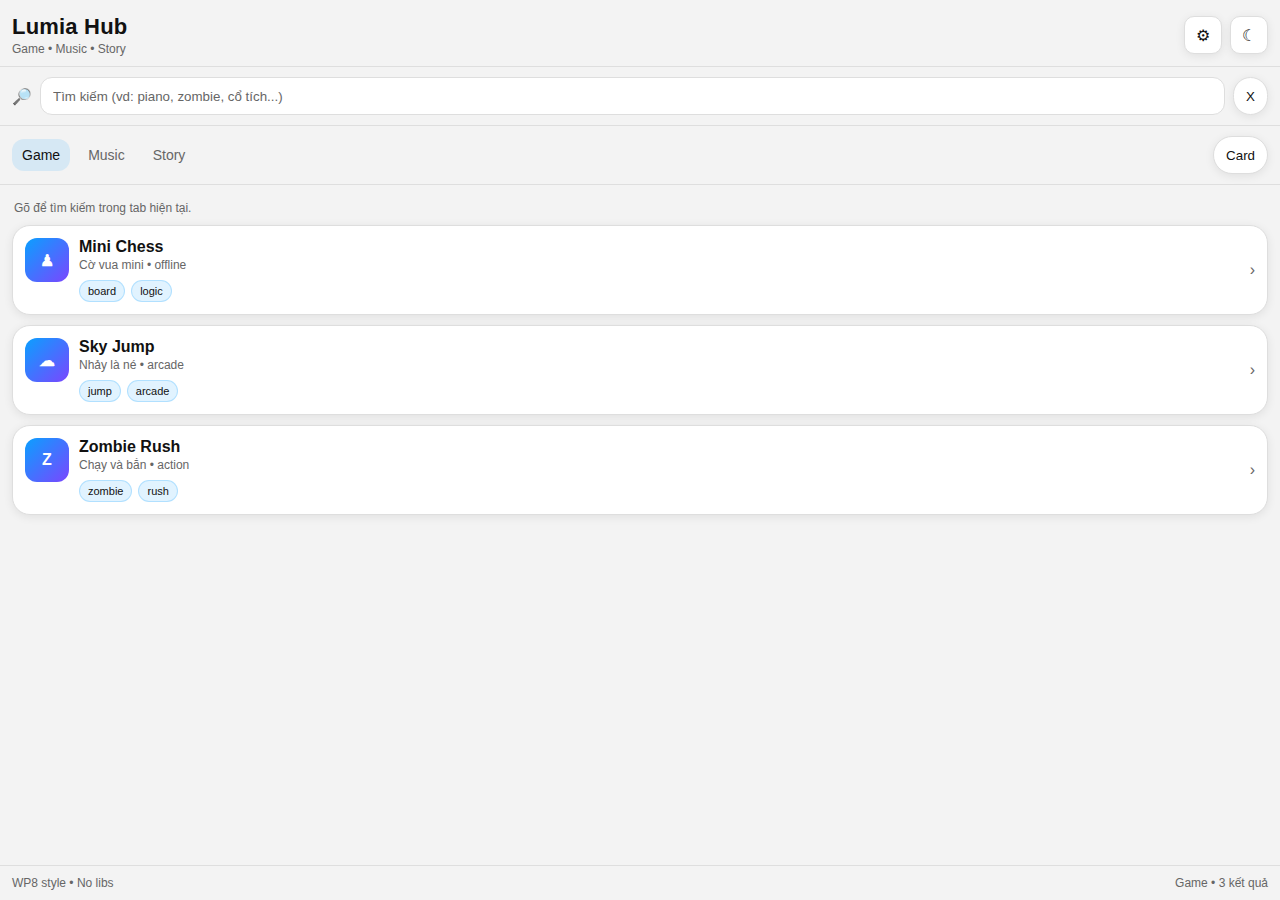
<file: index.html>
<!DOCTYPE html>
<html lang="vi">
<head>
  <meta charset="utf-8" />
  <!-- WP8/IE Mobile friendly -->
  <meta name="viewport" content="width=device-width, initial-scale=1, maximum-scale=1, user-scalable=no" />
  <meta name="msapplication-tap-highlight" content="no" />
  <title>Lumia Hub</title>
  <link rel="stylesheet" href="styles.css" />
</head>

<body>
  <div class="app" id="app">
    <!-- Header -->
    <header class="topbar">
      <div class="brand">
        <div class="title">Lumia Hub</div>
        <div class="subtitle">Game • Music • Story</div>
      </div>

      <div class="actions">
        <button class="icon-btn" id="openSettings" type="button" title="Cài đặt" aria-label="Settings">
          <span class="icon">⚙</span>
        </button>
        <button class="icon-btn" id="toggleTheme" type="button" title="Dark mode" aria-label="Toggle dark mode">
          <span class="icon">☾</span>
        </button>
      </div>
    </header>

    <!-- Search -->
    <section class="searchbar">
      <span class="search-icon">🔎</span>
      <input id="searchInput" type="search" placeholder="Tìm kiếm (vd: piano, zombie, cổ tích...)"
             autocomplete="off" />
      <button class="pill-btn" id="clearSearch" type="button" title="Xóa">X</button>
    </section>

    <!-- Tabs -->
    <nav class="tabs" role="tablist" aria-label="Categories">
      <button class="tab active" data-tab="game" role="tab" aria-selected="true">Game</button>
      <button class="tab" data-tab="music" role="tab" aria-selected="false">Music</button>
      <button class="tab" data-tab="story" role="tab" aria-selected="false">Story</button>

      <div class="tabs-spacer"></div>

      <button class="pill-btn" id="toggleView" type="button" title="Chuyển Card/List">
        <span id="viewLabel">Card</span>
      </button>
    </nav>

    <!-- Content -->
    <main class="content">
      <div class="hint" id="resultHint">Gõ để tìm kiếm trong tab hiện tại.</div>

      <section class="grid view-card" id="itemsRoot" aria-live="polite">
        <!-- JS renders -->
      </section>

      <div class="empty" id="emptyState" style="display:none;">
        <div class="empty-title">Không có kết quả</div>
        <div class="empty-sub">Thử từ khóa khác nhé.</div>
      </div>
    </main>

    <!-- Footer -->
    <footer class="footer">
      <div class="foot-left">WP8 style • No libs</div>
      <div class="foot-right" id="statusText">Game • 0 kết quả</div>
    </footer>
  </div>

  <!-- Story Overlay (Reader + AI + Voice) -->
  <div class="overlay" id="storyOverlay" aria-hidden="true">
    <div class="overlay-card" role="dialog" aria-modal="true" aria-labelledby="storyTitle">
      <div class="overlay-top">
        <button class="back-btn" id="storyClose" type="button">← Back</button>
        <div class="overlay-actions">
          <button class="pill-btn" id="storySave" type="button" title="Lưu truyện AI">Save</button>
        </div>
      </div>

      <div class="detail-head">
        <div class="tile big" id="storyTile">S</div>
        <div class="detail-head-text">
          <div class="detail-title" id="storyTitle">Story</div>
          <div class="detail-meta" id="storyMeta">Story • Reader</div>
          <div class="detail-badges" id="storyBadges"></div>
        </div>
      </div>

      <div class="overlay-tabs">
        <button class="mini-tab active" id="modeRead" type="button">Đọc</button>
        <button class="mini-tab" id="modeAI" type="button">AI Kể</button>
        <button class="mini-tab" id="modeVoice" type="button">AI Đọc</button>
      </div>

      <!-- READ MODE -->
      <div class="detail-body" id="panelRead">
        <div class="detail-section">
          <div class="detail-label">Nội dung</div>
          <div class="story-text" id="storyText"></div>
        </div>

        <div class="detail-section">
          <div class="detail-label">Hiển thị</div>
          <div class="row">
            <label class="row-item">
              Cỡ chữ
              <select id="fontSize">
                <option value="16">16</option>
                <option value="18" selected>18</option>
                <option value="20">20</option>
                <option value="22">22</option>
              </select>
            </label>

            <label class="row-item">
              Giãn dòng
              <select id="lineHeight">
                <option value="1.35">1.35</option>
                <option value="1.5" selected>1.5</option>
                <option value="1.65">1.65</option>
                <option value="1.8">1.8</option>
              </select>
            </label>
          </div>
        </div>
      </div>

      <!-- AI MODE -->
      <div class="detail-body" id="panelAI" style="display:none;">
        <div class="detail-section">
          <div class="detail-label">AI Kể truyện (Gemini)</div>
          <div class="ai-box">
            <label class="ai-row">
              <span>Chủ đề</span>
              <input id="aiTopic" type="text" placeholder="vd: Chú mèo lạc ở Hà Nội" />
            </label>

            <label class="ai-row">
              <span>Thể loại</span>
              <select id="aiGenre">
                <option value="cổ tích" selected>Cổ tích</option>
                <option value="phiêu lưu">Phiêu lưu</option>
                <option value="học đường">Học đường</option>
                <option value="hài hước">Hài hước</option>
                <option value="kinh dị nhẹ">Kinh dị nhẹ</option>
                <option value="khoa học viễn tưởng">Khoa học viễn tưởng</option>
              </select>
            </label>

            <div class="row">
              <label class="row-item">
                Độ dài
                <select id="aiLenPreset">
                  <option value="short" selected>Ngắn</option>
                  <option value="medium">Vừa</option>
                  <option value="long">Dài</option>
                  <option value="custom">Tuỳ chỉnh</option>
                </select>
              </label>

              <label class="row-item" id="aiLenCustomWrap" style="display:none;">
                Số từ
                <input id="aiLenWords" type="number" min="200" max="4000" step="50" value="800" />
              </label>
            </div>

            <label class="ai-row">
              <span>Phong cách</span>
              <input id="aiStyle" type="text" placeholder="vd: nhẹ nhàng, vui tươi, kết thúc có bài học" />
            </label>

            <div class="row">
              <button class="pill-btn wide" id="aiGenerate" type="button">✨ Tạo truyện</button>
              <button class="pill-btn wide" id="aiUseToRead" type="button">Đưa sang tab Đọc</button>
            </div>

            <div class="ai-status" id="aiStatus"></div>
          </div>
        </div>
      </div>

      <!-- VOICE MODE (CENTER + SEEK + SPEED + OS TTS FALLBACK) -->
      <div class="detail-body" id="panelVoice" style="display:none;">
        <div class="detail-section tts-center">
          <div style="width:100%;">
            <div class="detail-label">AI Đọc (Gemini TTS)</div>

            <div class="ai-box tts-box">
              <div class="warn">
                Lumia/WP8 có thể không phát được audio từ Blob/WAV. Nếu không nghe được, dùng “Đọc bằng máy”.
              </div>

              <label class="ai-row">
                <span>Giọng (Gemini)</span>
                <input id="ttsVoice" type="text" value="Kore" />
              </label>

              <label class="ai-row">
                <span>Giới hạn đọc (ký tự)</span>
                <select id="ttsLimit">
                  <option value="800">Ngắn (800)</option>
                  <option value="1400" selected>Vừa (1400)</option>
                  <option value="2400">Dài (2400)</option>
                </select>
              </label>

              <label class="ai-row">
                <span>Tốc độ</span>
                <select id="ttsSpeed">
                  <option value="0.75">0.75×</option>
                  <option value="1" selected>1×</option>
                  <option value="1.25">1.25×</option>
                  <option value="1.5">1.5×</option>
                  <option value="2">2×</option>
                </select>
              </label>

              <div class="row">
                <button class="pill-btn wide" id="ttsSpeak" type="button">🔊 AI đọc</button>
                <button class="pill-btn wide" id="ttsStop" type="button">Stop</button>
              </div>

              <audio id="ttsPlayer" controls style="width:100%; margin-top:10px;"></audio>

              <div class="tts-seek">
                <button class="pill-btn" id="ttsRew" type="button">⟲ 10s</button>
                <div class="tts-seek-mid">
                  <input id="ttsSeek" type="range" min="0" max="1000" value="0" />
                  <div class="tts-time" id="ttsTime">00:00 / 00:00</div>
                </div>
                <button class="pill-btn" id="ttsFwd" type="button">10s ⟳</button>
              </div>

              <div class="row" style="margin-top:10px;">
                <button class="pill-btn wide" id="osSpeak" type="button">🗣 Đọc bằng máy</button>
                <button class="pill-btn wide" id="osStop" type="button">Dừng máy</button>
              </div>

              <div class="ai-status" id="ttsStatus"></div>
              <div class="ai-status" id="osTtsStatus"></div>
            </div>
          </div>
        </div>
      </div>

    </div>
  </div>

  <!-- Settings Overlay -->
  <div class="overlay" id="settingsOverlay" aria-hidden="true">
    <div class="overlay-card" role="dialog" aria-modal="true" aria-labelledby="settingsTitle">
      <div class="overlay-top">
        <button class="back-btn" id="settingsClose" type="button">← Back</button>
        <div class="overlay-actions"></div>
      </div>

      <div class="detail-head">
        <div class="tile big">⚙</div>
        <div class="detail-head-text">
          <div class="detail-title" id="settingsTitle">Cài đặt</div>
          <div class="detail-meta">Gemini API Key</div>
          <div class="detail-badges"></div>
        </div>
      </div>

      <div class="detail-body">
        <div class="detail-section">
          <div class="detail-label">API Key</div>
          <div class="warn">
            Bạn đang deploy GitHub Pages: API key để trong JS sẽ bị lộ.
            Nếu vẫn muốn: dán vào script.js hoặc lưu tạm ở đây.
          </div>
          <input id="apiKeyInput" type="password" placeholder="Dán API key vào đây" />
          <div class="row" style="margin-top:10px;">
            <button class="pill-btn wide" id="saveApiKey" type="button">Save key</button>
            <button class="pill-btn wide" id="clearApiKey" type="button">Clear</button>
          </div>
          <div class="ai-status" id="settingsStatus"></div>
        </div>
      </div>
    </div>
  </div>

  <script src="script.js"></script>
</body>
</html>
</file>
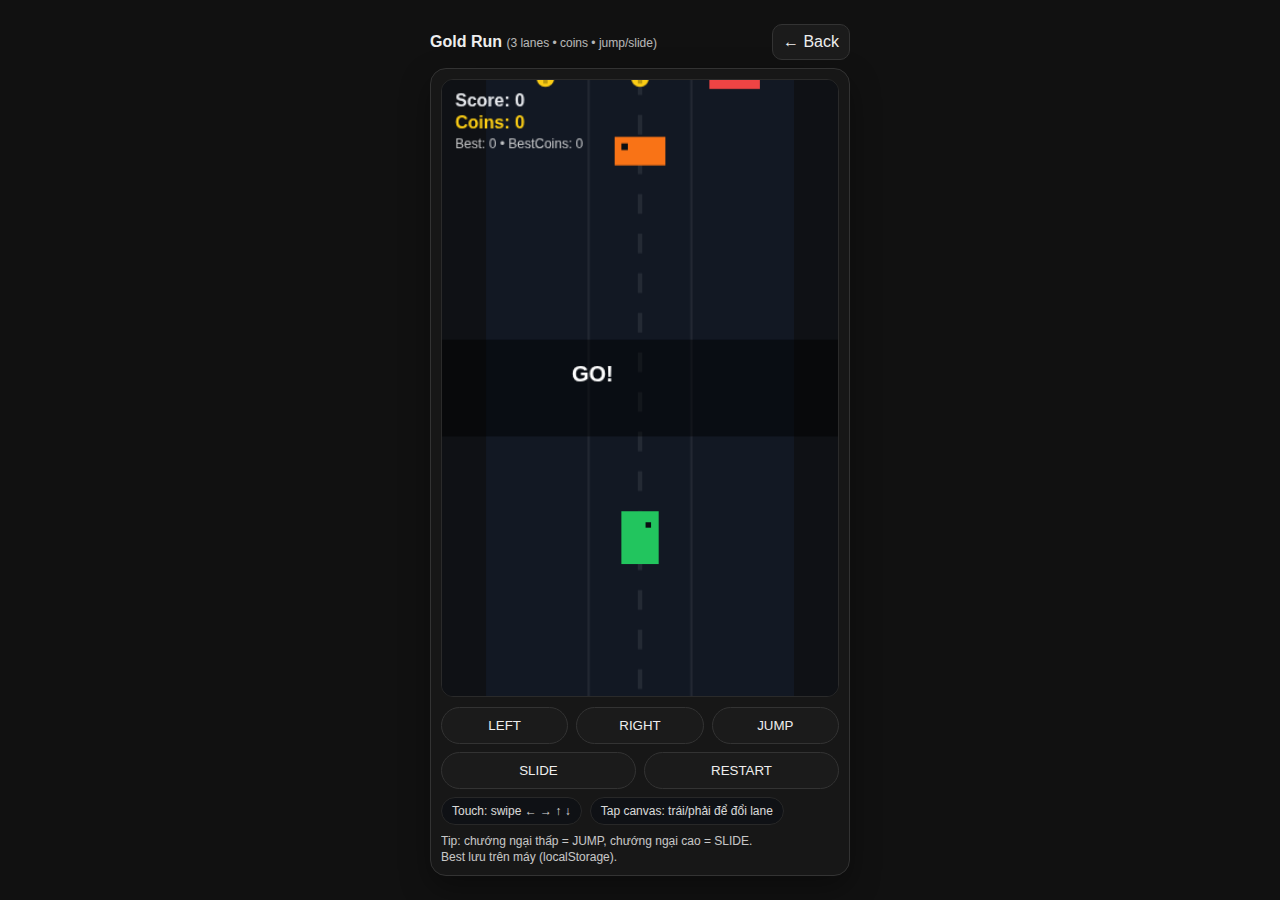
<file: games/gold-run/index.html>
<!DOCTYPE html>
<html lang="vi">
<head>
  <meta charset="utf-8" />
  <meta name="viewport" content="width=device-width,initial-scale=1,maximum-scale=1,user-scalable=no"/>
  <meta name="msapplication-tap-highlight" content="no" />
  <title>Gold Run</title>
  <style>
    *{box-sizing:border-box} html,body{height:100%;margin:0;font-family:Segoe UI,Arial}
    body{background:#111;color:#eee;display:flex;align-items:center;justify-content:center;padding:10px}
    .wrap{width:420px;max-width:100%}
    .top{display:flex;justify-content:space-between;align-items:center;margin-bottom:8px}
    .btn{border:1px solid #333;background:#1b1b1b;color:#eee;padding:8px 10px;border-radius:10px;text-decoration:none}
    .card{border:1px solid #333;background:#171717;border-radius:16px;padding:10px;box-shadow:0 12px 30px rgba(0,0,0,.35)}
    canvas{width:100%;height:auto;border-radius:12px;border:1px solid #2a2a2a;background:#0f1115;display:block}
    .row{display:flex;gap:8px;margin-top:10px;flex-wrap:wrap}
    .pill{flex:1;border:1px solid #333;background:#1b1b1b;color:#eee;padding:10px 12px;border-radius:999px;min-width:110px}
    .hint{font-size:12px;opacity:.82;margin-top:8px;line-height:1.35}

    .mini{
      margin-top:8px;
      display:flex;gap:8px;flex-wrap:wrap;
      font-size:12px;opacity:.9;
    }
    .chip{
      border:1px solid #2a2a2a;background:#0f1115;border-radius:999px;
      padding:6px 10px;
    }
  </style>
</head>
<body>
  <div class="wrap">
    <div class="top">
      <div><b>Gold Run</b> <span style="opacity:.75;font-size:12px;">(3 lanes • coins • jump/slide)</span></div>
      <a class="btn" href="../../index.html#tab=game">← Back</a>
    </div>

    <div class="card">
      <canvas id="c" width="360" height="560"></canvas>

      <div class="row">
        <button class="pill" id="leftBtn">LEFT</button>
        <button class="pill" id="rightBtn">RIGHT</button>
        <button class="pill" id="jumpBtn">JUMP</button>
        <button class="pill" id="slideBtn">SLIDE</button>
        <button class="pill" id="restartBtn">RESTART</button>
      </div>

      <div class="mini">
        <div class="chip">Touch: swipe ← → ↑ ↓</div>
        <div class="chip">Tap canvas: trái/phải để đổi lane</div>
      </div>

      <div class="hint">
        Tip: chướng ngại thấp = JUMP, chướng ngại cao = SLIDE.<br>
        Best lưu trên máy (localStorage).
      </div>
    </div>
  </div>

  <script>
    // rAF polyfill (IE/WP friendly)
    window.requestAnimationFrame = window.requestAnimationFrame ||
      window.webkitRequestAnimationFrame || window.mozRequestAnimationFrame ||
      function(cb){ return setTimeout(function(){ cb(Date.now()); }, 1000/60); };

    (function(){
      var c = document.getElementById('c');
      var ctx = c.getContext('2d');
      var W = c.width, H = c.height;

      function clamp(v,a,b){ return Math.max(a, Math.min(b,v)); }
      function rand(a,b){ return a + Math.random()*(b-a); }
      function randi(a,b){ return a + Math.floor(Math.random()*(b-a+1)); }

      // lanes: -1, 0, +1
      function laneX(lane){
        var roadCenter = W/2;
        var laneGap = 86;
        return roadCenter + lane * laneGap;
      }

      // best
      var bestScore = 0, bestCoins = 0;
      try{
        bestScore = parseInt(localStorage.getItem('gr_bestScore')||'0',10)||0;
        bestCoins = parseInt(localStorage.getItem('gr_bestCoins')||'0',10)||0;
      }catch(e){}

      var state = {
        running: true,
        score: 0,
        coins: 0,
        speed: 360,      // px/s
        spawnT: 0,
        coinT: 0,
        difficultyT: 0,
        roadScroll: 0,
        msgT: 0,
        msg: ""
      };

      // player world at fixed y
      var player = {
        lane: 0,
        y: H - 120,
        w: 34,
        h: 48,
        vy: 0,
        jumping: false,
        sliding: false,
        slideT: 0
      };

      var gravity = 2100;      // px/s^2
      var jumpV = -820;        // px/s
      var floorY = H - 120;    // feet anchor

      // entities moving toward player (in screen coords)
      var obstacles = []; // {lane, y, type, w,h}
      var coins = [];     // {lane, y, r}

      function say(msg){
        state.msg = msg;
        state.msgT = 1.2; // seconds
      }

      function reset(){
        obstacles = [];
        coins = [];
        state.running = true;
        state.score = 0;
        state.coins = 0;
        state.speed = 360;
        state.spawnT = 0;
        state.coinT = 0;
        state.difficultyT = 0;
        state.roadScroll = 0;
        state.msgT = 0;
        state.msg = "";

        player.lane = 0;
        player.vy = 0;
        player.jumping = false;
        player.sliding = false;
        player.slideT = 0;

        // warm start
        for(var i=0;i<2;i++){
          spawnObstacle(-H*i - 200);
          spawnCoinRow(-H*i - 320);
        }
        say("GO!");
      }

      function playerRect(){
        var x = laneX(player.lane) - player.w/2;
        var h = player.h;
        var y = player.y - h;

        if(player.sliding){
          h = 28; // smaller hitbox height
          y = player.y - h;
        }
        if(player.jumping){
          // y already moved by jump physics via player.y shift? -> we keep feet grounded at floorY + jump offset
          // We'll compute actual y in update using jumpOffset.
        }
        return {x:x, y:y, w:player.w, h:h};
      }

      var jumpOffset = 0; // px up (negative y direction)
      function moveLane(dir){
        if(!state.running){ reset(); return; }
        player.lane = clamp(player.lane + dir, -1, 1);
      }

      function jump(){
        if(!state.running){ reset(); return; }
        if(player.sliding) return; // no jump while sliding
        if(!player.jumping){
          player.jumping = true;
          player.vy = jumpV;
        }
      }

      function slide(){
        if(!state.running){ reset(); return; }
        if(player.jumping) return; // no slide mid-air to keep simple
        player.sliding = true;
        player.slideT = 0.6; // seconds
      }

      function rectHit(a,b){
        return a.x < b.x + b.w && a.x + a.w > b.x && a.y < b.y + b.h && a.y + a.h > b.y;
      }

      function spawnObstacle(startY){
        // type: "low" needs JUMP, "high" needs SLIDE
        var lane = randi(-1, 1);
        var type = (Math.random() < 0.5) ? "low" : "high";
        var w = 46;
        var h = (type === "low") ? 26 : 54;

        obstacles.push({
          lane: lane,
          y: (typeof startY === "number") ? startY : -60,
          type: type,
          w: w,
          h: h,
          passed:false
        });
      }

      function spawnCoinRow(startY){
        // 1 to 3 coins in random lanes
        var count = (Math.random() < 0.45) ? 3 : ((Math.random() < 0.7) ? 2 : 1);
        var lanes = [-1,0,1];
        // simple shuffle-ish
        for(var i=0;i<lanes.length;i++){
          var j = randi(i, lanes.length-1);
          var tmp = lanes[i]; lanes[i]=lanes[j]; lanes[j]=tmp;
        }
        for(var k=0;k<count;k++){
          coins.push({
            lane: lanes[k],
            y: (typeof startY === "number") ? startY : -40,
            r: 8
          });
        }
      }

      function update(dt){
        if(!state.running) return;

        // speed ramp
        state.difficultyT += dt;
        if(state.difficultyT > 1.4){
          state.difficultyT = 0;
          state.speed += 10; // tăng dần
        }

        // score by survival time
        state.score += Math.floor((state.speed * dt) * 0.02); // scale
        state.roadScroll += state.speed * dt;

        // message timer
        state.msgT = Math.max(0, state.msgT - dt);

        // jump physics (jumpOffset measured from floor)
        if(player.jumping){
          player.vy += gravity * dt;
          jumpOffset += player.vy * dt; // note: vy negative -> jumpOffset negative initially
          // when landing (jumpOffset >= 0 means feet back to floor)
          if(jumpOffset >= 0){
            jumpOffset = 0;
            player.jumping = false;
            player.vy = 0;
          }
        }

        // slide timer
        if(player.sliding){
          player.slideT -= dt;
          if(player.slideT <= 0){
            player.sliding = false;
            player.slideT = 0;
          }
        }

        // move entities down the screen
        for(var i=0;i<obstacles.length;i++){
          obstacles[i].y += state.speed * dt;
        }
        for(var j=0;j<coins.length;j++){
          coins[j].y += state.speed * dt;
        }

        // spawn scheduling by time & speed
        state.spawnT += dt;
        state.coinT += dt;

        var spawnInterval = clamp(0.62 - (state.speed-360)/900, 0.34, 0.62);
        var coinInterval  = clamp(0.55 - (state.speed-360)/1200, 0.35, 0.55);

        if(state.spawnT >= spawnInterval){
          state.spawnT = 0;
          spawnObstacle(-70);
        }
        if(state.coinT >= coinInterval){
          state.coinT = 0;
          if(Math.random() < 0.9) spawnCoinRow(-50);
        }

        // collision check
        // player rect in screen coords:
        var pr = playerRect();
        // apply jumpOffset: if jumping, player moves UP => rect y decreases
        pr.y = pr.y + jumpOffset; // jumpOffset negative -> moves up
        // adjust feet anchor (player.y constant, rect shifts)

        // obstacles collision
        for(var k=0;k<obstacles.length;k++){
          var o = obstacles[k];
          var ox = laneX(o.lane) - o.w/2;
          var oy = (player.y - 12) - o.y; // WRONG? We'll map obstacle y as screen position absolute.
        }

        // We treat obstacle.y as screen Y directly (0..H). Spawn at negative.
        // So build rect using obstacle.y directly.
        for(var k2=0;k2<obstacles.length;k2++){
          var ob = obstacles[k2];
          var obx = laneX(ob.lane) - ob.w/2;
          var oby = ob.y; // screen y
          var obr = { x: obx, y: oby, w: ob.w, h: ob.h };

          if(rectHit(pr, obr)){
            // resolve based on type and player state
            // low obstacle -> need jump (player should be high enough)
            // high obstacle -> need slide (hitbox small)
            state.running = false;
            // save best
            if(state.score > bestScore){ bestScore = state.score; try{ localStorage.setItem('gr_bestScore', String(bestScore)); }catch(e){} }
            if(state.coins > bestCoins){ bestCoins = state.coins; try{ localStorage.setItem('gr_bestCoins', String(bestCoins)); }catch(e){} }
            say("GAME OVER");
            break;
          }

          // passed scoring (optional)
          if(!ob.passed && ob.y > H + 20){
            ob.passed = true;
          }
        }

        // coin collect
        for(var cc=0;cc<coins.length;cc++){
          var co = coins[cc];
          var cx = laneX(co.lane);
          var cy = co.y;
          var px = pr.x + pr.w/2;
          var py = pr.y + pr.h/2;

          var dx = px - cx;
          var dy = py - cy;
          if((dx*dx + dy*dy) < (co.r + 12)*(co.r + 12)){
            state.coins++;
            // remove coin
            coins.splice(cc,1);
            cc--;
          }
        }

        // cleanup offscreen
        while(obstacles.length && obstacles[0].y > H + 130) obstacles.shift();
        while(coins.length && coins[0].y > H + 130) coins.shift();

        // update best in runtime (optional)
        if(state.score > bestScore && state.score % 60 === 0){
          bestScore = state.score;
          try{ localStorage.setItem('gr_bestScore', String(bestScore)); }catch(e){}
        }
      }

      function draw(){
        ctx.clearRect(0,0,W,H);

        // background
        ctx.fillStyle = '#0f1115';
        ctx.fillRect(0,0,W,H);

        // road
        var roadW = 280;
        var roadX = (W-roadW)/2;
        ctx.fillStyle = '#121823';
        ctx.fillRect(roadX, 0, roadW, H);

        // lane lines
        ctx.strokeStyle = 'rgba(255,255,255,0.08)';
        ctx.lineWidth = 2;
        ctx.beginPath();
        ctx.moveTo(roadX + roadW/3, 0); ctx.lineTo(roadX + roadW/3, H);
        ctx.moveTo(roadX + roadW*2/3, 0); ctx.lineTo(roadX + roadW*2/3, H);
        ctx.stroke();

        // dashed center markers
        ctx.fillStyle = 'rgba(255,255,255,0.08)';
        var dashH = 18, gap = 18;
        var offset = state.roadScroll % (dashH + gap);
        for(var y=-40; y<H+40; y += (dashH+gap)){
          var yy = y + offset;
          ctx.fillRect(roadX + roadW/2 - 2, yy, 4, dashH);
        }

        // coins
        for(var i=0;i<coins.length;i++){
          var co = coins[i];
          var x = laneX(co.lane);
          var y = co.y;
          ctx.beginPath();
          ctx.fillStyle = '#facc15';
          ctx.arc(x, y, co.r, 0, Math.PI*2);
          ctx.fill();
          ctx.fillStyle = 'rgba(0,0,0,0.25)';
          ctx.fillRect(x-2, y-5, 4, 10);
        }

        // obstacles
        for(var j=0;j<obstacles.length;j++){
          var ob = obstacles[j];
          var x0 = laneX(ob.lane) - ob.w/2;
          var y0 = ob.y;

          if(ob.type === "low"){
            ctx.fillStyle = '#f97316';
            ctx.fillRect(x0, y0, ob.w, ob.h);
            ctx.fillStyle = '#0b0f12';
            ctx.fillRect(x0+6, y0+6, 6, 6);
          } else {
            ctx.fillStyle = '#ef4444';
            ctx.fillRect(x0, y0, ob.w, ob.h);
            ctx.fillStyle = '#0b0f12';
            ctx.fillRect(x0+6, y0+10, 6, 6);
            ctx.fillRect(x0+ob.w-12, y0+10, 6, 6);
          }
        }

        // player
        var pr = playerRect();
        pr.y = pr.y + jumpOffset;

        // body
        ctx.fillStyle = '#22c55e';
        ctx.fillRect(pr.x, pr.y, pr.w, pr.h);
        // face
        ctx.fillStyle = '#0b0f12';
        ctx.fillRect(pr.x + pr.w - 12, pr.y + 10, 5, 5);

        // UI
        ctx.fillStyle = '#e5e7eb';
        ctx.font = 'bold 16px Segoe UI, Arial';
        ctx.fillText('Score: ' + state.score, 12, 24);
        ctx.fillStyle = '#facc15';
        ctx.fillText('Coins: ' + state.coins, 12, 44);
        ctx.fillStyle = 'rgba(255,255,255,0.75)';
        ctx.font = '12px Segoe UI, Arial';
        ctx.fillText('Best: ' + bestScore + ' • BestCoins: ' + bestCoins, 12, 62);

        if(state.msgT > 0){
          ctx.fillStyle = 'rgba(0,0,0,0.45)';
          ctx.fillRect(0, H/2 - 44, W, 88);
          ctx.fillStyle = '#fff';
          ctx.font = 'bold 20px Segoe UI, Arial';
          ctx.fillText(state.msg, 118, H/2 - 6);
        }

        if(!state.running){
          ctx.fillStyle = 'rgba(0,0,0,0.45)';
          ctx.fillRect(0,0,W,H);
          ctx.fillStyle = '#fff';
          ctx.font = 'bold 22px Segoe UI, Arial';
          ctx.fillText('GAME OVER', 112, 255);
          ctx.font = '13px Segoe UI, Arial';
          ctx.fillText('Tap / Restart để chơi lại', 103, 285);
        }
      }

      // loop
      var last = Date.now();
      function loop(){
        var now = Date.now();
        var dt = (now - last)/1000;
        last = now;
        dt = clamp(dt, 0, 0.033);

        if(state.running) update(dt);
        draw();
        requestAnimationFrame(loop);
      }

      // ===== Input =====
      function prevent(e){ if(e && e.preventDefault) e.preventDefault(); return false; }

      // buttons
      document.getElementById('leftBtn').onclick = function(){ moveLane(-1); };
      document.getElementById('rightBtn').onclick = function(){ moveLane(1); };
      document.getElementById('jumpBtn').onclick = jump;
      document.getElementById('slideBtn').onclick = slide;
      document.getElementById('restartBtn').onclick = reset;

      // keyboard
      document.addEventListener('keydown', function(e){
        e = e || window.event;
        var code = e.keyCode || 0;
        if(code===37) moveLane(-1);
        if(code===39) moveLane(1);
        if(code===38 || code===32) { prevent(e); jump(); }
        if(code===40) { prevent(e); slide(); }
      });

      // canvas tap: left/right half changes lane
      c.addEventListener('click', function(e){
        if(!state.running){ reset(); return; }
        var rect = c.getBoundingClientRect();
        var x = (e.clientX - rect.left) * (W / rect.width);
        if(x < W/2) moveLane(-1); else moveLane(1);
      });

      // swipe (touch)
      var sx=0, sy=0, st=0;
      c.addEventListener('touchstart', function(e){
        prevent(e);
        if(!state.running){ reset(); return; }
        var t = e.touches && e.touches[0];
        if(!t) return;
        sx = t.clientX; sy = t.clientY; st = Date.now();
      }, {passive:false});

      c.addEventListener('touchend', function(e){
        prevent(e);
        var et = Date.now();
        var dtm = et - st;
        // get last changed touch? use changedTouches
        var t = (e.changedTouches && e.changedTouches[0]) ? e.changedTouches[0] : null;
        if(!t) return;
        var dx = t.clientX - sx;
        var dy = t.clientY - sy;

        var adx = Math.abs(dx), ady = Math.abs(dy);
        if(dtm > 600) return;

        if(adx > 35 && adx > ady){
          if(dx < 0) moveLane(-1); else moveLane(1);
        } else if(ady > 35 && ady > adx){
          if(dy < 0) jump(); else slide();
        }
      }, {passive:false});

      reset();
      loop();
    })();
  </script>
</body>
</html>
</file>
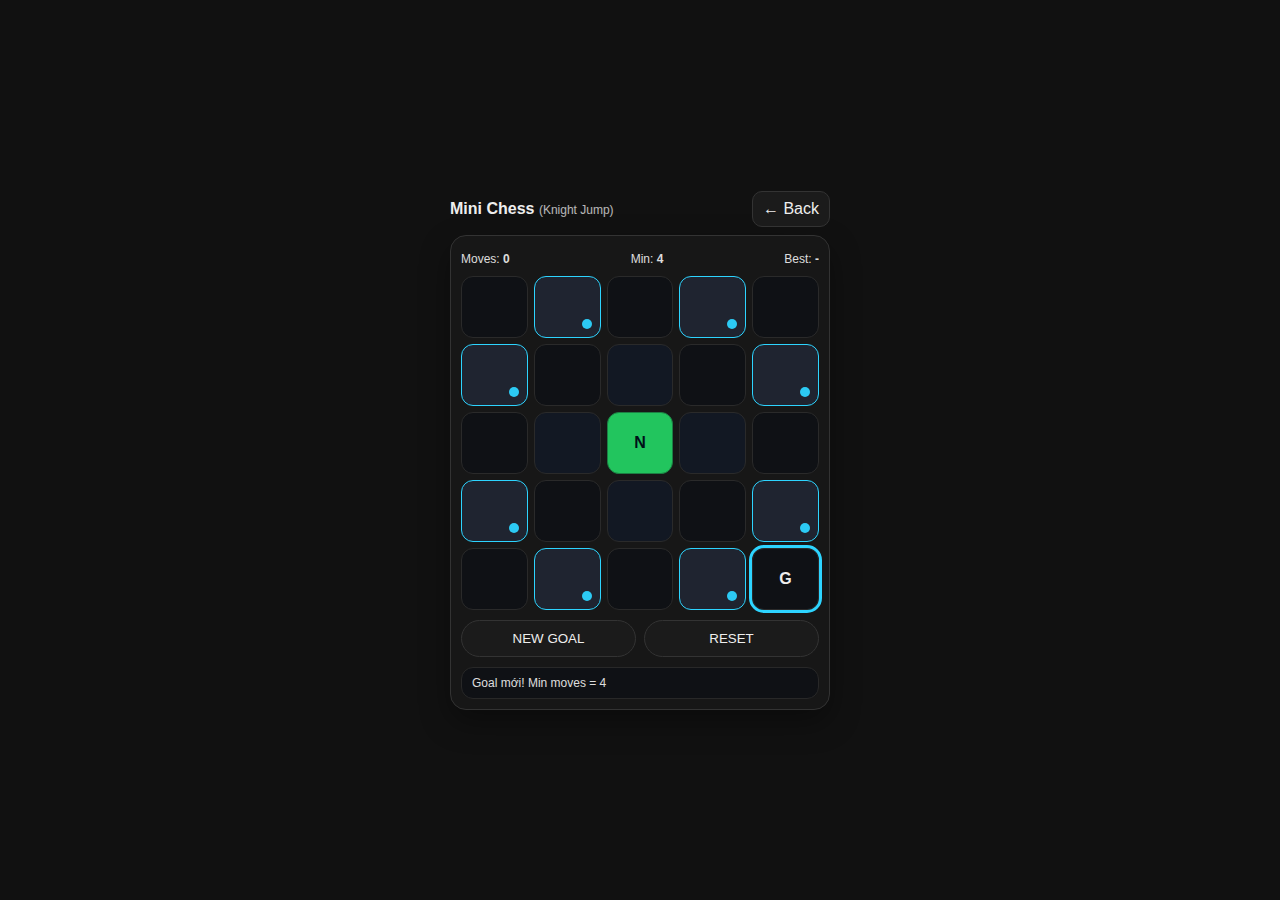
<file: games/mini-chess/index.html>
<!DOCTYPE html>
<html lang="vi">
<head>
  <meta charset="utf-8" />
  <meta name="viewport" content="width=device-width,initial-scale=1,maximum-scale=1,user-scalable=no"/>
  <meta name="msapplication-tap-highlight" content="no" />
  <title>Mini Chess (Knight Jump)</title>
  <style>
    *{box-sizing:border-box} html,body{height:100%;margin:0;font-family:Segoe UI,Arial}
    body{background:#111;color:#eee;display:flex;align-items:center;justify-content:center;padding:10px}
    .wrap{width:380px;max-width:100%}
    .top{display:flex;justify-content:space-between;align-items:center;margin-bottom:8px}
    .btn{border:1px solid #333;background:#1b1b1b;color:#eee;padding:8px 10px;border-radius:10px;text-decoration:none}
    .card{border:1px solid #333;background:#171717;border-radius:16px;padding:10px;box-shadow:0 12px 30px rgba(0,0,0,.35)}
    .stat{display:flex;justify-content:space-between;font-size:12px;opacity:.92;margin:6px 0 10px}
    .board{display:grid;grid-template-columns:repeat(5,1fr);gap:6px}
    .cell{
      height:62px;border-radius:12px;border:1px solid #2a2a2a;background:#0f1115;
      display:flex;align-items:center;justify-content:center;font-weight:900;user-select:none;
      cursor:pointer;position:relative;
    }
    .cell.alt{background:#121823}
    .cell.goal{outline:3px solid #2dd4ff}
    .cell.knight{background:#22c55e;color:#001018;border-color:#1c7f43}
    .cell.valid{background:#1f2430;border-color:#2dd4ff}
    .dot{width:10px;height:10px;border-radius:999px;background:#2dd4ff;opacity:.95;position:absolute;bottom:8px;right:8px}
    .row{display:flex;gap:8px;margin-top:10px}
    .pill{flex:1;border:1px solid #333;background:#1b1b1b;color:#eee;padding:10px 12px;border-radius:999px}
    .toast{margin-top:10px;border:1px solid #2a2a2a;background:#0f1115;border-radius:12px;padding:8px 10px;font-size:12px;opacity:.92}
  </style>
</head>
<body>
  <div class="wrap">
    <div class="top">
      <div><b>Mini Chess</b> <span style="opacity:.75;font-size:12px;">(Knight Jump)</span></div>
      <a class="btn" href="../../index.html#tab=game">← Back</a>
    </div>

    <div class="card">
      <div class="stat">
        <div>Moves: <b id="moves">0</b></div>
        <div>Min: <b id="minMoves">-</b></div>
        <div>Best: <b id="best">-</b></div>
      </div>

      <div class="board" id="board"></div>

      <div class="row">
        <button class="pill" id="newGoal">NEW GOAL</button>
        <button class="pill" id="reset">RESET</button>
      </div>

      <div class="toast" id="toast">Chạm ô có chấm xanh để nhảy đúng luật Knight.</div>
    </div>
  </div>

  <script>
    window.requestAnimationFrame = window.requestAnimationFrame ||
      window.webkitRequestAnimationFrame || window.mozRequestAnimationFrame ||
      function(cb){ return setTimeout(function(){ cb(Date.now()); }, 1000/60); };

    (function(){
      var N = 5;
      var board = document.getElementById('board');
      var movesEl = document.getElementById('moves');
      var bestEl = document.getElementById('best');
      var minEl = document.getElementById('minMoves');
      var toast = document.getElementById('toast');

      var best = 9999;
      try{ best = parseInt(localStorage.getItem('mc_best')||'9999',10) || 9999; }catch(e){}
      bestEl.textContent = (best===9999 ? '-' : best);

      var knight = {r:2,c:2};
      var goal = {r:0,c:0};
      var moves = 0;

      var DELTA = [
        {dr:2,dc:1},{dr:2,dc:-1},{dr:-2,dc:1},{dr:-2,dc:-1},
        {dr:1,dc:2},{dr:1,dc:-2},{dr:-1,dc:2},{dr:-1,dc:-2}
      ];

      function say(msg){ toast.textContent = msg; }
      function inb(r,c){ return r>=0 && r<N && c>=0 && c<N; }
      function posKey(r,c){ return r + "," + c; }

      function isValidMove(r,c){
        var dr = Math.abs(r - knight.r);
        var dc = Math.abs(c - knight.c);
        return (dr===2 && dc===1) || (dr===1 && dc===2);
      }

      function validSetFromKnight(){
        var set = {};
        for(var i=0;i<DELTA.length;i++){
          var r = knight.r + DELTA[i].dr;
          var c = knight.c + DELTA[i].dc;
          if(inb(r,c)) set[posKey(r,c)] = true;
        }
        return set;
      }

      // BFS min moves từ knight tới goal (để không bị “goal khó/bug”)
      function computeMinMoves(from, to){
        if(from.r===to.r && from.c===to.c) return 0;
        var q = [];
        var seen = {};
        q.push({r:from.r,c:from.c,d:0});
        seen[posKey(from.r,from.c)] = true;

        while(q.length){
          var cur = q.shift();
          for(var i=0;i<DELTA.length;i++){
            var nr = cur.r + DELTA[i].dr;
            var nc = cur.c + DELTA[i].dc;
            if(!inb(nr,nc)) continue;
            var k = posKey(nr,nc);
            if(seen[k]) continue;
            if(nr===to.r && nc===to.c) return cur.d + 1;
            seen[k] = true;
            q.push({r:nr,c:nc,d:cur.d+1});
          }
        }
        return null; // unreachable (trên 5x5 thường vẫn reachable)
      }

      function randInt(a,b){ return a + Math.floor(Math.random()*(b-a+1)); }

      function newGoal(){
        // chọn goal sao cho minMoves != null và != 0
        var tries = 0;
        while(tries++ < 200){
          var r = randInt(0,N-1), c = randInt(0,N-1);
          if(r===knight.r && c===knight.c) continue;
          var mm = computeMinMoves(knight, {r:r,c:c});
          if(mm !== null){
            goal.r = r; goal.c = c;
            minEl.textContent = mm;
            render();
            say("Goal mới! Min moves = " + mm);
            return;
          }
        }
        // fallback
        goal.r = 0; goal.c = 0;
        minEl.textContent = computeMinMoves(knight, goal) || '-';
        render();
      }

      function reset(){
        knight.r = 2; knight.c = 2;
        moves = 0;
        movesEl.textContent = moves;
        newGoal();
      }

      function win(){
        var mm = parseInt(minEl.textContent,10);
        if(moves < best){
          best = moves;
          bestEl.textContent = best;
          try{ localStorage.setItem('mc_best', String(best)); }catch(e){}
        }
        say("WIN! Bạn đi " + moves + " bước (Min: " + (isNaN(mm)? '-' : mm) + "). Goal mới đã tạo.");
        moves = 0;
        movesEl.textContent = moves;
        newGoal();
      }

      function render(){
        var valid = validSetFromKnight();
        board.innerHTML = "";

        for(var r=0;r<N;r++){
          for(var c=0;c<N;c++){
            var cell = document.createElement('div');
            var cls = "cell" + (((r+c)%2===1) ? " alt" : "");

            var isK = (r===knight.r && c===knight.c);
            var isG = (r===goal.r && c===goal.c);
            var isV = !!valid[posKey(r,c)];

            if(isV) cls += " valid";
            if(isG) cls += " goal";
            if(isK) cls = "cell knight";

            cell.className = cls;
            cell.setAttribute("data-r", r);
            cell.setAttribute("data-c", c);

            if(isK) cell.textContent = "N";
            else if(isG) cell.textContent = "G";

            if(isV && !isK && !isG){
              var dot = document.createElement("div");
              dot.className = "dot";
              cell.appendChild(dot);
            }

            board.appendChild(cell);
          }
        }

        // update min move whenever knight moves
        var mm2 = computeMinMoves(knight, goal);
        minEl.textContent = (mm2===null ? '-' : mm2);
      }

      board.onclick = function(e){
        var t = e.target;
        while(t && t !== board && (!t.getAttribute || t.getAttribute("data-r")===null)){
          t = t.parentNode;
        }
        if(!t || t===board) return;

        var r = parseInt(t.getAttribute("data-r"),10);
        var c = parseInt(t.getAttribute("data-c"),10);

        if(isValidMove(r,c)){
          knight.r = r; knight.c = c;
          moves++;
          movesEl.textContent = moves;
          render();

          if(r===goal.r && c===goal.c) win();
          else say("OK! Tiếp tục.");
        } else {
          say("Sai luật Knight 😅 Chỉ được nhảy theo L (2+1).");
        }
      };

      document.getElementById('newGoal').onclick = newGoal;
      document.getElementById('reset').onclick = reset;

      reset();
    })();
  </script>
</body>
</html>
</file>
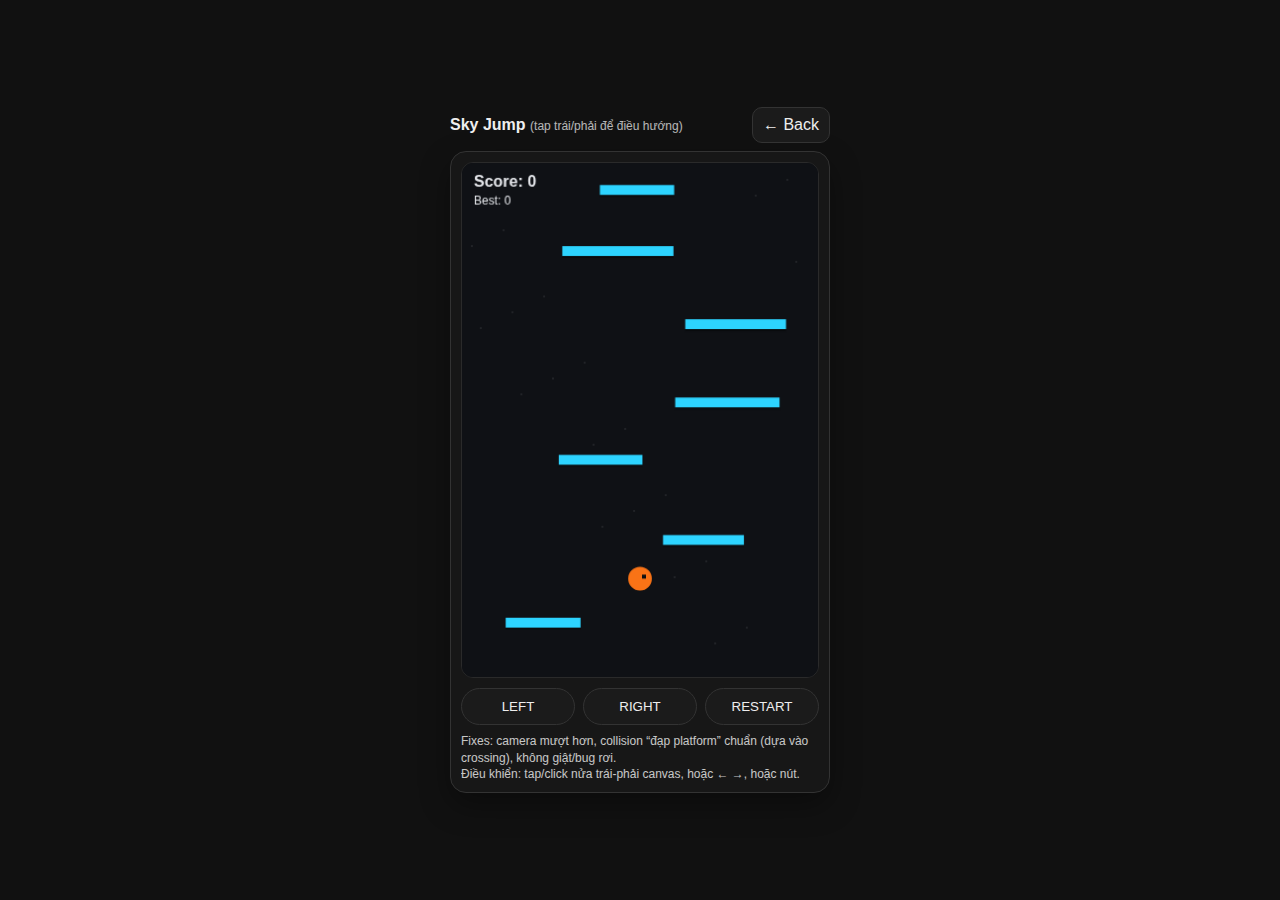
<file: games/sky-jump/index.html>
<!DOCTYPE html>
<html lang="vi">
<head>
  <meta charset="utf-8" />
  <meta name="viewport" content="width=device-width,initial-scale=1,maximum-scale=1,user-scalable=no"/>
  <meta name="msapplication-tap-highlight" content="no" />
  <title>Sky Jump</title>
  <style>
    *{box-sizing:border-box} html,body{height:100%;margin:0;font-family:Segoe UI,Arial}
    body{background:#111;color:#eee;display:flex;align-items:center;justify-content:center;padding:10px}
    .wrap{width:380px;max-width:100%}
    .top{display:flex;justify-content:space-between;align-items:center;margin-bottom:8px}
    .btn{border:1px solid #333;background:#1b1b1b;color:#eee;padding:8px 10px;border-radius:10px;text-decoration:none}
    .card{border:1px solid #333;background:#171717;border-radius:16px;padding:10px;box-shadow:0 12px 30px rgba(0,0,0,.35)}
    canvas{width:100%;height:auto;border-radius:12px;border:1px solid #2a2a2a;background:#0f1115;display:block}
    .row{display:flex;gap:8px;margin-top:10px}
    .pill{flex:1;border:1px solid #333;background:#1b1b1b;color:#eee;padding:10px 12px;border-radius:999px}
    .hint{font-size:12px;opacity:.82;margin-top:8px;line-height:1.35}
  </style>
</head>
<body>
  <div class="wrap">
    <div class="top">
      <div><b>Sky Jump</b> <span style="opacity:.75;font-size:12px;">(tap trái/phải để điều hướng)</span></div>
      <a class="btn" href="../../index.html#tab=game">← Back</a>
    </div>

    <div class="card">
      <canvas id="c" width="360" height="520"></canvas>
      <div class="row">
        <button class="pill" id="leftBtn">LEFT</button>
        <button class="pill" id="rightBtn">RIGHT</button>
        <button class="pill" id="restartBtn">RESTART</button>
      </div>
      <div class="hint">
        Fixes: camera mượt hơn, collision “đạp platform” chuẩn (dựa vào crossing), không giật/bug rơi.<br>
        Điều khiển: tap/click nửa trái-phải canvas, hoặc ← →, hoặc nút.
      </div>
    </div>
  </div>

  <script>
    window.requestAnimationFrame = window.requestAnimationFrame ||
      window.webkitRequestAnimationFrame || window.mozRequestAnimationFrame ||
      function(cb){ return setTimeout(function(){ cb(Date.now()); }, 1000/60); };

    (function(){
      var c = document.getElementById('c');
      var ctx = c.getContext('2d');
      var W = c.width, H = c.height;

      function clamp(v,a,b){ return Math.max(a, Math.min(b,v)); }
      function rand(a,b){ return a + Math.random()*(b-a); }

      var best = 0;
      try{ best = parseInt(localStorage.getItem('sj_best')||'0',10)||0; }catch(e){}

      // World coordinates: y increases downward (like canvas).
      // cameraY = world y at top of screen.
      var cameraY = 0;

      var player = {
        x: W/2,
        y: 360,   // world y
        r: 12,
        vx: 0,
        vy: -300  // px/s
      };

      var gravity = 1200;    // px/s^2
      var jumpV = -720;      // px/s
      var accel = 1250;      // px/s^2
      var damp = 0.88;

      var dir = 0; // -1,0,1

      var platforms = [];
      var nextPlatY = 450; // will go upward (smaller y)
      var score = 0;
      var running = true;

      function spawnPlatform(atY){
        var w = rand(68, 120);
        var x = rand(10, W - 10 - w);
        platforms.push({x:x, y:atY, w:w, h:10});
      }

      function reset(){
        platforms = [];
        cameraY = 0;
        score = 0;
        running = true;

        player.x = W/2;
        player.y = 360;
        player.vx = 0;
        player.vy = -330;

        // seed platforms from bottom to top
        nextPlatY = 460;
        for(var i=0;i<14;i++){
          spawnPlatform(nextPlatY);
          nextPlatY -= rand(55, 85); // go up (smaller y)
        }
      }

      function gameOver(){
        running = false;
        if(score > best){
          best = score;
          try{ localStorage.setItem('sj_best', String(best)); }catch(e){}
        }
      }

      function update(dt){
        if(!running) return;

        // controls
        player.vx += dir * accel * dt;
        player.vx *= damp;
        player.x += player.vx * dt;

        // wrap x
        if(player.x < -player.r) player.x = W + player.r;
        if(player.x > W + player.r) player.x = -player.r;

        // physics
        var prevY = player.y;
        var prevBottom = prevY + player.r;

        player.vy += gravity * dt;
        player.y += player.vy * dt;

        var bottom = player.y + player.r;

        // collision with platforms only when falling
        if(player.vy > 0){
          for(var i=0;i<platforms.length;i++){
            var p = platforms[i];
            var top = p.y;
            var withinX = (player.x > p.x - player.r) && (player.x < p.x + p.w + player.r);

            // crossing platform top line
            if(withinX && prevBottom <= top && bottom >= top && (player.y - player.r) < top + p.h){
              player.y = top - player.r;
              player.vy = jumpV;
              // score based on highest camera (moving up => cameraY decreases)
              break;
            }
          }
        }

        // camera follow: keep player around 40% from top
        var screenY = player.y - cameraY;
        var targetCam = cameraY;
        var desired = H * 0.42;

        if(screenY < desired){
          targetCam = player.y - desired;
        }
        // smooth
        cameraY += (targetCam - cameraY) * 0.14;

        // generate more platforms above (smaller y)
        while(nextPlatY > cameraY - 260){
          spawnPlatform(nextPlatY);
          nextPlatY -= rand(55, 90);
        }

        // cleanup below
        var keep = [];
        for(var j=0;j<platforms.length;j++){
          if(platforms[j].y < cameraY + H + 140) keep.push(platforms[j]);
        }
        platforms = keep;

        // score = max height climbed => -minCameraY
        score = Math.max(score, Math.floor((-cameraY) / 10));

        // game over if player fell below bottom
        if(player.y - cameraY > H + 90){
          gameOver();
        }
      }

      function draw(){
        ctx.clearRect(0,0,W,H);

        // bg
        ctx.fillStyle = '#0f1115';
        ctx.fillRect(0,0,W,H);

        // stars
        ctx.fillStyle = 'rgba(255,255,255,0.08)';
        for(var i=0;i<22;i++){
          var sx = (i*41 + (-cameraY*0.25)) % W;
          var sy = (i*67 + (-cameraY*0.18)) % H;
          ctx.fillRect(sx, sy, 2, 2);
        }

        // platforms
        for(var i=0;i<platforms.length;i++){
          var p = platforms[i];
          var y = p.y - cameraY;
          if(y < -20 || y > H+20) continue;
          ctx.fillStyle = '#2dd4ff';
          ctx.fillRect(p.x, y, p.w, p.h);
          ctx.fillStyle = 'rgba(0,0,0,0.35)';
          ctx.fillRect(p.x, y+p.h, p.w, 2);
        }

        // player
        var py = player.y - cameraY;
        ctx.beginPath();
        ctx.fillStyle = '#f97316';
        ctx.arc(player.x, py, player.r, 0, Math.PI*2);
        ctx.fill();
        ctx.fillStyle = '#0b0f12';
        ctx.fillRect(player.x+2, py-4, 4, 4);

        // UI
        ctx.fillStyle = '#e5e7eb';
        ctx.font = 'bold 16px Segoe UI, Arial';
        ctx.fillText('Score: ' + score, 12, 24);
        ctx.font = '12px Segoe UI, Arial';
        ctx.fillText('Best: ' + best, 12, 42);

        if(!running){
          ctx.fillStyle = 'rgba(0,0,0,0.45)';
          ctx.fillRect(0,0,W,H);
          ctx.fillStyle = '#fff';
          ctx.font = 'bold 22px Segoe UI, Arial';
          ctx.fillText('GAME OVER', 110, 250);
          ctx.font = '13px Segoe UI, Arial';
          ctx.fillText('Tap để chơi lại', 128, 280);
        }
      }

      var lastTs = Date.now();
      function loop(){
        var now = Date.now();
        var dt = (now - lastTs) / 1000;
        lastTs = now;
        dt = clamp(dt, 0, 0.033);

        update(dt);
        draw();
        requestAnimationFrame(loop);
      }

      // Controls
      function setDir(d){ dir = d; }
      function prevent(e){ if(e && e.preventDefault) e.preventDefault(); return false; }

      document.getElementById('leftBtn').onmousedown = function(){ setDir(-1); };
      document.getElementById('rightBtn').onmousedown = function(){ setDir(1); };
      document.getElementById('leftBtn').onmouseup = function(){ setDir(0); };
      document.getElementById('rightBtn').onmouseup = function(){ setDir(0); };
      document.getElementById('leftBtn').ontouchstart = function(e){ prevent(e); setDir(-1); };
      document.getElementById('rightBtn').ontouchstart = function(e){ prevent(e); setDir(1); };
      document.getElementById('leftBtn').ontouchend = function(e){ prevent(e); setDir(0); };
      document.getElementById('rightBtn').ontouchend = function(e){ prevent(e); setDir(0); };

      c.addEventListener('click', function(e){
        if(!running){ reset(); return; }
        var rect = c.getBoundingClientRect();
        var x = (e.clientX - rect.left) * (W / rect.width);
        dir = (x < W/2) ? -1 : 1;
        setTimeout(function(){ dir = 0; }, 140);
      });

      c.addEventListener('touchstart', function(e){
        if(!running){ reset(); return; }
        prevent(e);
        var t = e.touches && e.touches[0];
        if(!t) return;
        var rect = c.getBoundingClientRect();
        var x = (t.clientX - rect.left) * (W / rect.width);
        dir = (x < W/2) ? -1 : 1;
        setTimeout(function(){ dir = 0; }, 140);
      }, {passive:false});

      document.addEventListener('keydown', function(e){
        e = e || window.event;
        var code = e.keyCode || 0;
        if(code===37) dir = -1;
        if(code===39) dir = 1;
      });
      document.addEventListener('keyup', function(e){
        e = e || window.event;
        var code = e.keyCode || 0;
        if(code===37 || code===39) dir = 0;
      });

      document.getElementById('restartBtn').onclick = reset;

      reset();
      loop();
    })();
  </script>
</body>
</html>
</file>
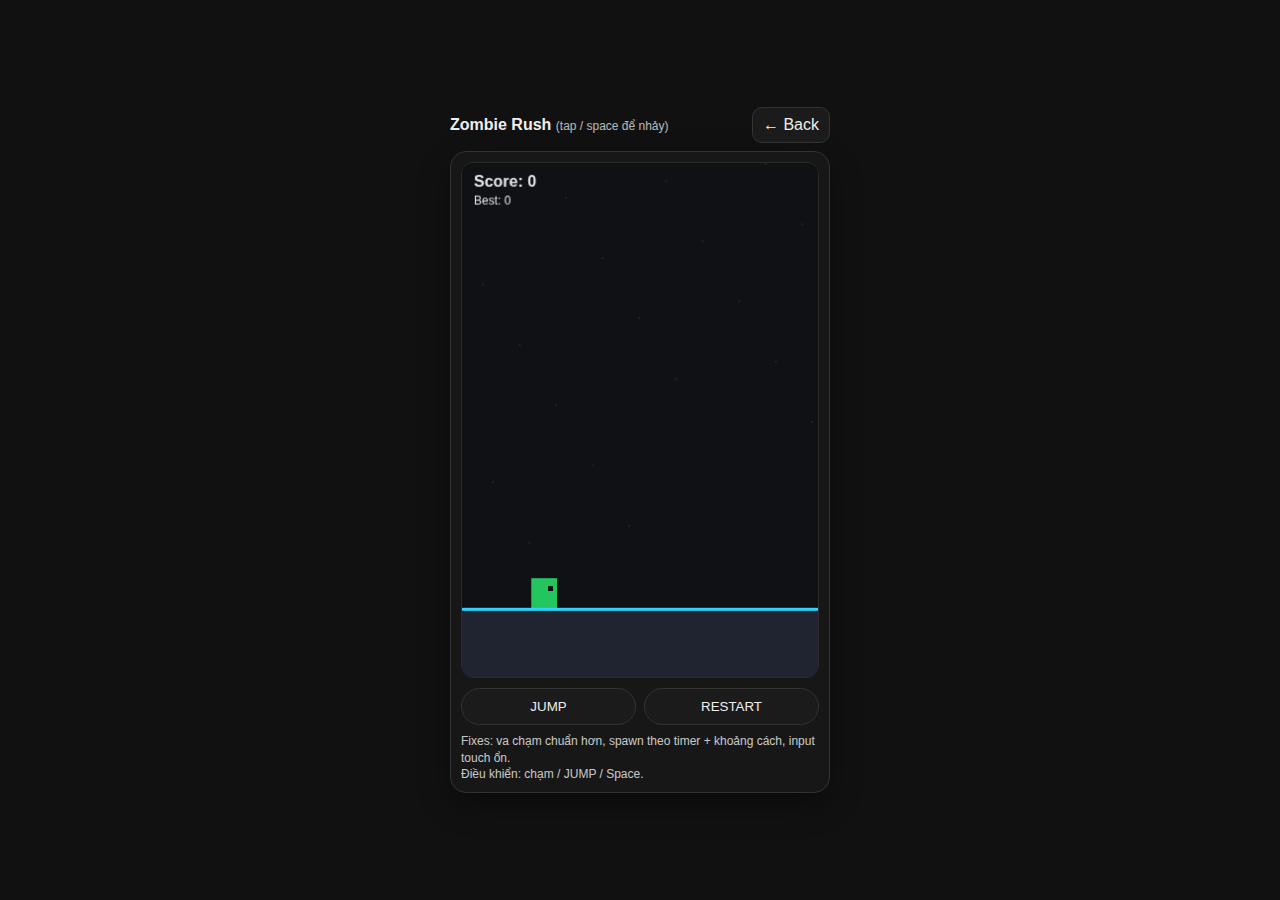
<file: games/zombie-rush/index.html>
<!DOCTYPE html>
<html lang="vi">
<head>
  <meta charset="utf-8" />
  <meta name="viewport" content="width=device-width,initial-scale=1,maximum-scale=1,user-scalable=no"/>
  <meta name="msapplication-tap-highlight" content="no" />
  <title>Zombie Rush</title>
  <style>
    *{box-sizing:border-box} html,body{height:100%;margin:0;font-family:Segoe UI,Arial}
    body{background:#111;color:#eee;display:flex;align-items:center;justify-content:center;padding:10px}
    .wrap{width:380px;max-width:100%}
    .top{display:flex;justify-content:space-between;align-items:center;margin-bottom:8px}
    .btn{border:1px solid #333;background:#1b1b1b;color:#eee;padding:8px 10px;border-radius:10px;text-decoration:none}
    .card{border:1px solid #333;background:#171717;border-radius:16px;padding:10px;box-shadow:0 12px 30px rgba(0,0,0,.35)}
    canvas{width:100%;height:auto;border-radius:12px;border:1px solid #2a2a2a;background:#0f1115;display:block}
    .row{display:flex;gap:8px;margin-top:10px}
    .pill{flex:1;border:1px solid #333;background:#1b1b1b;color:#eee;padding:10px 12px;border-radius:999px}
    .hint{font-size:12px;opacity:.82;margin-top:8px;line-height:1.35}
  </style>
</head>
<body>
  <div class="wrap">
    <div class="top">
      <div><b>Zombie Rush</b> <span style="opacity:.75;font-size:12px;">(tap / space để nhảy)</span></div>
      <a class="btn" href="../../index.html#tab=game">← Back</a>
    </div>

    <div class="card">
      <canvas id="c" width="360" height="520"></canvas>
      <div class="row">
        <button class="pill" id="jumpBtn">JUMP</button>
        <button class="pill" id="restartBtn">RESTART</button>
      </div>
      <div class="hint">
        Fixes: va chạm chuẩn hơn, spawn theo timer + khoảng cách, input touch ổn.<br>
        Điều khiển: chạm / JUMP / Space.
      </div>
    </div>
  </div>

  <script>
    // rAF polyfill (WP/IE old friendly)
    window.requestAnimationFrame = window.requestAnimationFrame ||
      window.webkitRequestAnimationFrame || window.mozRequestAnimationFrame ||
      function(cb){ return setTimeout(function(){ cb(Date.now()); }, 1000/60); };

    (function(){
      var c = document.getElementById('c');
      var ctx = c.getContext('2d');
      var W = c.width, H = c.height;

      function clamp(v,a,b){ return Math.max(a, Math.min(b,v)); }
      function rand(a,b){ return a + Math.random()*(b-a); }

      var groundY = H - 70;

      var best = 0;
      try{ best = parseInt(localStorage.getItem('zr_best')||'0',10)||0; }catch(e){}

      var state = {
        running: true,
        score: 0,
        t: 0,
        spawnT: 0,
        speed: 230, // px/s
        scroll: 0
      };

      var player = {
        x: 70, y: groundY-30,
        w: 26, h: 30,
        vy: 0,
        onGround: true,
        jumpBuffer: 0,   // ms
        coyote: 0        // ms
      };

      var obstacles = [];

      function reset(){
        obstacles = [];
        state.running = true;
        state.score = 0;
        state.t = 0;
        state.spawnT = 0;
        state.speed = 230;
        state.scroll = 0;

        player.y = groundY - player.h;
        player.vy = 0;
        player.onGround = true;
        player.jumpBuffer = 0;
        player.coyote = 90; // allow tiny late jump

        // spawn initial obstacles far enough
        var x = W + 180;
        for(var i=0;i<3;i++){
          obstacles.push(makeObs(x));
          x += rand(160, 230);
        }
      }

      function makeObs(x){
        var w = rand(22, 40);
        var h = rand(26, 56);
        return { x:x, y:groundY-h, w:w, h:h, passed:false };
      }

      function jump(){
        // buffer jump (helps input feel)
        player.jumpBuffer = 140;
        if(!state.running){
          reset();
        }
      }

      function rectHit(a,b){
        return a.x < b.x + b.w &&
               a.x + a.w > b.x &&
               a.y < b.y + b.h &&
               a.y + a.h > b.y;
      }

      function update(dt){
        if(!state.running) return;

        state.t += dt;
        state.scroll += (state.speed * dt) * 0.18;

        // timers
        player.jumpBuffer = Math.max(0, player.jumpBuffer - dt*1000);
        player.coyote = Math.max(0, player.coyote - dt*1000);

        // gravity
        player.vy += 1900 * dt; // px/s^2
        player.y += player.vy * dt;

        // ground
        if(player.y >= groundY - player.h){
          player.y = groundY - player.h;
          player.vy = 0;
          if(!player.onGround) player.coyote = 90;
          player.onGround = true;
          player.coyote = 90;
        } else {
          if(player.onGround) player.coyote = 90;
          player.onGround = false;
        }

        // execute buffered jump if can (on ground or coyote)
        if(player.jumpBuffer > 0 && (player.onGround || player.coyote > 0)){
          player.vy = -720; // jump impulse
          player.onGround = false;
          player.coyote = 0;
          player.jumpBuffer = 0;
        }

        // move obstacles
        for(var i=0;i<obstacles.length;i++){
          obstacles[i].x -= state.speed * dt;
        }

        // scoring when obstacle passed
        for(var i=0;i<obstacles.length;i++){
          var o = obstacles[i];
          if(!o.passed && o.x + o.w < player.x){
            o.passed = true;
            state.score++;
            // speed up gradually
            if(state.score % 5 === 0) state.speed += 18;
          }
        }

        // spawn new obstacles by distance + timer
        state.spawnT += dt;
        var last = obstacles.length ? obstacles[obstacles.length-1] : null;
        var needSpawn = false;

        if(!last) needSpawn = true;
        else {
          var gap = last.x - player.x;
          if(gap < 460 && state.spawnT > 0.55) needSpawn = true;
        }

        if(needSpawn){
          var nx = last ? (Math.max(W + 40, last.x + rand(150, 240))) : (W + 200);
          obstacles.push(makeObs(nx));
          state.spawnT = 0;
        }

        // remove offscreen
        while(obstacles.length && (obstacles[0].x + obstacles[0].w < -40)){
          obstacles.shift();
        }

        // collision
        for(var j=0;j<obstacles.length;j++){
          if(rectHit(player, obstacles[j])){
            state.running = false;
            if(state.score > best){
              best = state.score;
              try{ localStorage.setItem('zr_best', String(best)); }catch(e){}
            }
            break;
          }
        }
      }

      function draw(){
        ctx.clearRect(0,0,W,H);

        // background
        ctx.fillStyle = '#0f1115';
        ctx.fillRect(0,0,W,H);

        // stars
        ctx.fillStyle = 'rgba(255,255,255,0.08)';
        for(var i=0;i<18;i++){
          var sx = (i*37 + state.scroll*60) % W;
          var sy = (i*61) % (groundY-40);
          ctx.fillRect(sx, sy, 2, 2);
        }

        // ground
        ctx.fillStyle = '#1f2430';
        ctx.fillRect(0, groundY, W, H-groundY);
        ctx.fillStyle = '#2dd4ff';
        ctx.fillRect(0, groundY, W, 3);

        // player
        ctx.fillStyle = '#22c55e';
        ctx.fillRect(player.x, player.y, player.w, player.h);
        ctx.fillStyle = '#0b0f12';
        ctx.fillRect(player.x+17, player.y+8, 5, 5);

        // obstacles
        for(var i=0;i<obstacles.length;i++){
          var o = obstacles[i];
          ctx.fillStyle = '#f97316';
          ctx.fillRect(o.x, o.y, o.w, o.h);
          ctx.fillStyle = '#0b0f12';
          ctx.fillRect(o.x+4, o.y+6, 5, 5);
          ctx.fillRect(o.x+o.w-10, o.y+6, 5, 5);
        }

        // UI
        ctx.fillStyle = '#e5e7eb';
        ctx.font = 'bold 16px Segoe UI, Arial';
        ctx.fillText('Score: ' + state.score, 12, 24);
        ctx.font = '12px Segoe UI, Arial';
        ctx.fillText('Best: ' + best, 12, 42);

        if(!state.running){
          ctx.fillStyle = 'rgba(0,0,0,0.45)';
          ctx.fillRect(0,0,W,H);
          ctx.fillStyle = '#fff';
          ctx.font = 'bold 22px Segoe UI, Arial';
          ctx.fillText('GAME OVER', 105, 250);
          ctx.font = '13px Segoe UI, Arial';
          ctx.fillText('Tap / Space để chơi lại', 98, 280);
        }
      }

      var lastTs = Date.now();
      function loop(){
        var now = Date.now();
        var dt = (now - lastTs) / 1000;
        lastTs = now;

        dt = clamp(dt, 0, 0.033); // tránh lag spike

        update(dt);
        draw();
        requestAnimationFrame(loop);
      }

      // Controls
      function prevent(e){ if(e && e.preventDefault) e.preventDefault(); return false; }

      document.addEventListener('keydown', function(e){
        e = e || window.event;
        var code = e.keyCode || 0;
        if(code === 32){ prevent(e); jump(); }
      });

      c.addEventListener('click', jump);
      c.addEventListener('touchstart', function(e){ prevent(e); jump(); }, {passive:false});
      document.getElementById('jumpBtn').onclick = jump;
      document.getElementById('restartBtn').onclick = reset;

      reset();
      loop();
    })();
  </script>
</body>
</html>
</file>
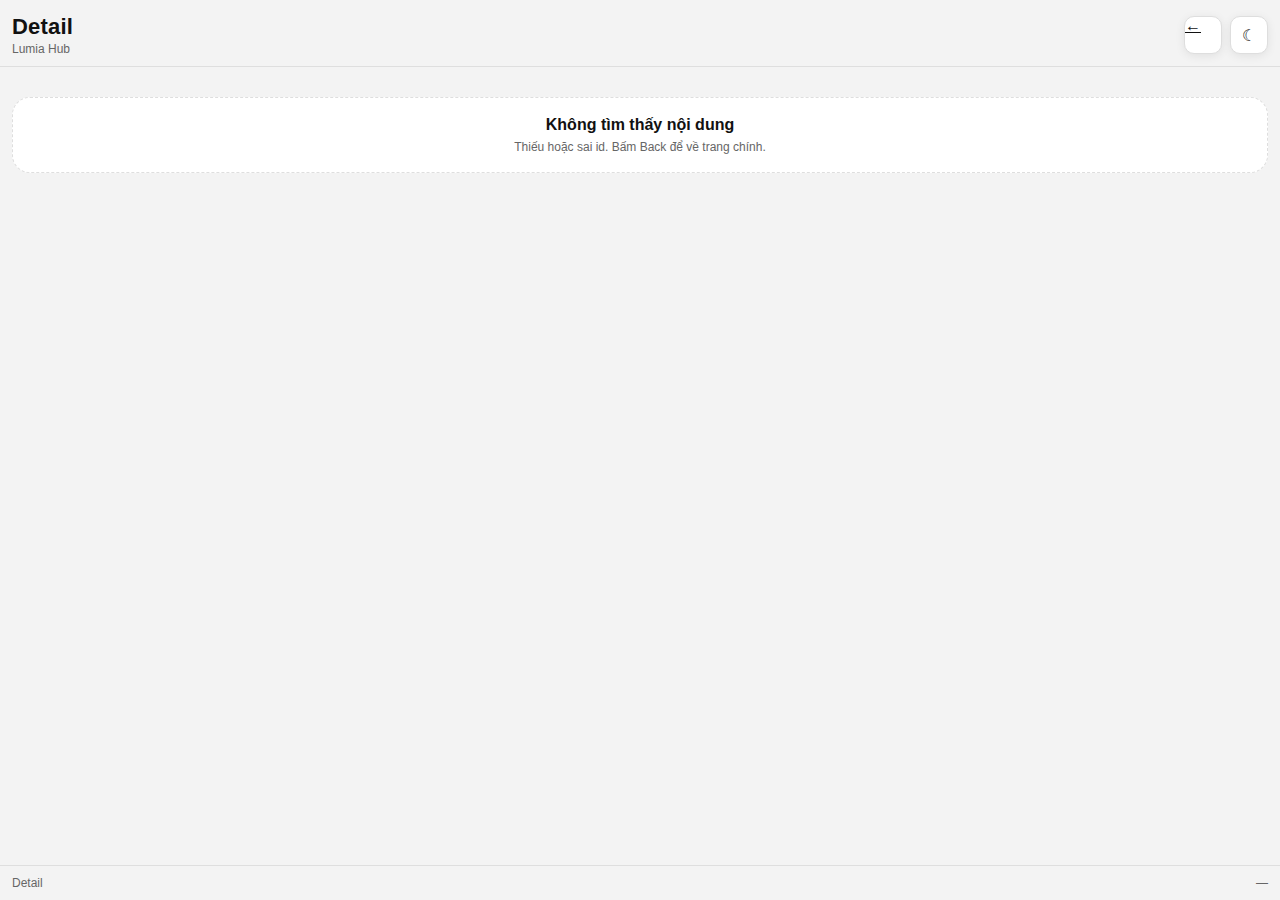
<file: detail.html>
<!DOCTYPE html>
<html lang="vi">
<head>
  <meta charset="utf-8" />
  <!-- WP8/IE Mobile friendly -->
  <meta name="viewport" content="width=device-width, initial-scale=1, maximum-scale=1, user-scalable=no" />
  <meta name="msapplication-tap-highlight" content="no" />
  <title>Detail • Lumia Hub</title>
  <link rel="stylesheet" href="styles.css" />
</head>

<body>
  <div class="app" id="detailPage">
    <header class="topbar">
      <div class="brand">
        <div class="title" id="dpHeaderTitle">Detail</div>
        <div class="subtitle" id="dpHeaderSub">Lumia Hub</div>
      </div>

      <div class="actions">
        <a class="icon-btn link-btn" id="dpBack" href="index.html" title="Back">←</a>
        <button class="icon-btn" id="toggleTheme" type="button" title="Dark mode" aria-label="Toggle dark mode">
          <span class="icon">☾</span>
        </button>
      </div>
    </header>

    <main class="content">
      <div class="detail-page-card" id="dpCard" style="display:none;">
        <div class="detail-head">
          <div class="tile big" id="dpTile">G</div>
          <div class="detail-head-text">
            <div class="detail-title" id="dpTitle">Title</div>
            <div class="detail-meta" id="dpMeta">Meta</div>
            <div class="detail-badges" id="dpBadges"></div>
          </div>
        </div>

        <div class="detail-body">
          <!-- Media area -->
          <div class="detail-section" id="dpMediaArea">
            <div class="detail-label" id="dpMediaLabel">Nội dung</div>

            <!-- Music -->
            <div class="media-box" id="dpMusicBox" style="display:none;">
              <audio id="dpAudio" controls preload="none"></audio>
              <div class="media-note" id="dpAudioNote"></div>
            </div>

            <!-- Game -->
            <div class="media-box" id="dpGameBox" style="display:none;">
              <div class="media-note">Bấm Open để vào trang game.</div>
              <div class="media-link" id="dpGameUrl"></div>
            </div>

            <!-- Story -->
            <div class="media-box" id="dpStoryBox" style="display:none;">
              <div class="story-content" id="dpStory"></div>
            </div>
          </div>

          <div class="detail-section">
            <div class="detail-label">Mô tả</div>
            <div class="detail-desc" id="dpDesc"></div>
          </div>

          <div class="detail-section">
            <div class="detail-label">Thông tin</div>
            <ul class="detail-list" id="dpInfo"></ul>
          </div>

          <div class="detail-actions">
            <button class="pill-btn" id="dpPrimaryBtn" type="button">Open</button>
          </div>
        </div>
      </div>

      <div class="empty" id="dpEmpty">
        <div class="empty-title">Không tìm thấy nội dung</div>
        <div class="empty-sub">Thiếu hoặc sai id. Bấm Back để về trang chính.</div>
      </div>
    </main>

    <footer class="footer">
      <div class="foot-left">Detail</div>
      <div class="foot-right" id="dpStatus">—</div>
    </footer>
  </div>

  <script src="script.js"></script>
</body>
</html>
</file>
<file: styles.css>
:root{
  --bg:#f3f3f3;
  --card:#ffffff;
  --text:#111;
  --muted:#666;
  --line:#dedede;
  --accent:#0aa0ff;
  --accent2:#7a46ff;
  --shadow: 0 2px 10px rgba(0,0,0,.08);
}

body.dark{
  --bg:#0f1115;
  --card:#171a20;
  --text:#eaf0ff;
  --muted:#9aa3b2;
  --line:#2a2f3a;
  --accent:#2db4ff;
  --accent2:#9b7bff;
  --shadow: 0 2px 14px rgba(0,0,0,.35);
}

*{ box-sizing:border-box; }
html, body{ height:100%; }
body{
  margin:0;
  font-family: "Segoe UI", Arial, sans-serif;
  background:var(--bg);
  color:var(--text);
}

.app{
  min-height:100%;
  display:flex;
  flex-direction:column;
}

.topbar{
  display:flex;
  align-items:center;
  justify-content:space-between;
  padding:14px 12px 10px;
  border-bottom:1px solid var(--line);
  background:var(--bg);
}

.brand .title{
  font-size:22px;
  letter-spacing:.2px;
  font-weight:700;
}
.brand .subtitle{
  margin-top:2px;
  font-size:12px;
  color:var(--muted);
}

.actions{ display:flex; gap:8px; }
.icon-btn{
  width:38px; height:38px;
  border:1px solid var(--line);
  background:var(--card);
  color:var(--text);
  border-radius:10px;
  box-shadow:var(--shadow);
}
.icon-btn:active{ transform:scale(.98); }
.icon{ font-size:16px; }

.searchbar{
  display:flex;
  gap:8px;
  align-items:center;
  padding:10px 12px;
  border-bottom:1px solid var(--line);
}
.search-icon{ opacity:.85; }
.searchbar input{
  flex:1;
  height:38px;
  border:1px solid var(--line);
  border-radius:12px;
  padding:0 12px;
  background:var(--card);
  color:var(--text);
  outline:none;
}
.searchbar input::placeholder{ color:var(--muted); }

.pill-btn{
  height:38px;
  padding:0 12px;
  border:1px solid var(--line);
  background:var(--card);
  color:var(--text);
  border-radius:999px;
  box-shadow:var(--shadow);
}
.pill-btn:active{ transform:scale(.98); }
.pill-btn.wide{ flex:1; }

.tabs{
  display:flex;
  align-items:center;
  gap:8px;
  padding:10px 12px;
  border-bottom:1px solid var(--line);
}
.tab{
  border:0;
  background:transparent;
  color:var(--muted);
  font-size:14px;
  padding:8px 10px;
  border-radius:12px;
}
.tab.active{
  color:var(--text);
  background:rgba(10,160,255,.12);
}
.tabs-spacer{ flex:1; }

.content{
  flex:1;
  padding:12px;
}

.hint{
  font-size:12px;
  color:var(--muted);
  margin:4px 2px 10px;
}

.grid{
  display:grid;
  grid-template-columns: 1fr;
  gap:10px;
}

.grid.view-card .item{
  display:flex;
  gap:10px;
  padding:12px;
  background:var(--card);
  border:1px solid var(--line);
  border-radius:18px;
  box-shadow:var(--shadow);
}

.grid.view-list .item{
  display:flex;
  gap:10px;
  padding:10px;
  background:var(--card);
  border:1px solid var(--line);
  border-radius:14px;
  box-shadow:var(--shadow);
}

.item:active{ transform:scale(.99); }

.tile{
  width:44px;
  height:44px;
  border-radius:12px;
  display:flex;
  align-items:center;
  justify-content:center;
  font-weight:800;
  color:#fff;
  background: linear-gradient(135deg, var(--accent), var(--accent2));
  flex:0 0 auto;
}

.tile.big{
  width:58px; height:58px;
  border-radius:16px;
  font-size:20px;
}

.item-text{ min-width:0; flex:1; }
.item-title{
  font-size:16px;
  font-weight:800;
  white-space:nowrap;
  overflow:hidden;
  text-overflow:ellipsis;
}
.item-sub{
  margin-top:2px;
  font-size:12px;
  color:var(--muted);
  white-space:nowrap;
  overflow:hidden;
  text-overflow:ellipsis;
}
.item-tags{
  margin-top:8px;
  display:flex;
  gap:6px;
  flex-wrap:wrap;
}
.badge{
  font-size:11px;
  color:var(--text);
  background: rgba(10,160,255,.12);
  border:1px solid rgba(10,160,255,.22);
  padding:4px 8px;
  border-radius:999px;
}
.badge.gray{
  background: rgba(160,160,160,.12);
  border-color: rgba(160,160,160,.2);
  color: var(--muted);
}

.item-right{
  display:flex;
  align-items:center;
  color:var(--muted);
  padding-left:8px;
}

.empty{
  margin-top:18px;
  padding:18px;
  text-align:center;
  background:var(--card);
  border:1px dashed var(--line);
  border-radius:18px;
}
.empty-title{ font-weight:800; }
.empty-sub{ margin-top:6px; color:var(--muted); font-size:12px; }

.footer{
  display:flex;
  justify-content:space-between;
  padding:10px 12px;
  border-top:1px solid var(--line);
  color:var(--muted);
  font-size:12px;
}

/* Overlay */
.overlay{
  position:fixed;
  inset:0;
  background: rgba(0,0,0,.45);
  display:none;
  align-items:flex-end;
  justify-content:center;
  padding:12px;
}
.overlay.show{ display:flex; }

.overlay-card{
  width:100%;
  max-width: 560px;
  background:var(--bg);
  border:1px solid var(--line);
  border-radius:22px;
  box-shadow: 0 20px 60px rgba(0,0,0,.40);
  overflow:hidden;
}

.overlay-top{
  display:flex;
  align-items:center;
  justify-content:space-between;
  padding:10px 10px;
  border-bottom:1px solid var(--line);
}

.back-btn{
  border:0;
  background:transparent;
  color:var(--text);
  font-size:14px;
  padding:8px 8px;
  border-radius:12px;
}
.back-btn:active{ background: rgba(160,160,160,.15); }

.detail-head{
  display:flex;
  gap:12px;
  padding:12px;
  border-bottom:1px solid var(--line);
}
.detail-title{
  font-size:18px;
  font-weight:900;
}
.detail-meta{
  margin-top:4px;
  color:var(--muted);
  font-size:12px;
}
.detail-badges{ margin-top:8px; display:flex; gap:6px; flex-wrap:wrap; }

.detail-body{
  padding:12px;
  max-height: 65vh;
  overflow:auto;
}

.detail-section{ margin-bottom:14px; }
.detail-label{
  font-size:12px;
  color:var(--muted);
  margin-bottom:6px;
  font-weight:700;
  text-transform:uppercase;
  letter-spacing:.3px;
}

.story-text{
  background:var(--card);
  border:1px solid var(--line);
  border-radius:16px;
  padding:12px;
  line-height:1.5;
  font-size:18px;
  white-space:pre-wrap;
}

.overlay-tabs{
  display:flex;
  gap:8px;
  padding:10px 12px;
  border-bottom:1px solid var(--line);
}
.mini-tab{
  border:1px solid var(--line);
  background:var(--card);
  color:var(--muted);
  border-radius:999px;
  padding:8px 12px;
  font-size:13px;
  box-shadow: var(--shadow);
}
.mini-tab.active{
  color:var(--text);
  background: rgba(10,160,255,.12);
  border-color: rgba(10,160,255,.22);
}

.row{
  display:flex;
  gap:10px;
  align-items:center;
}
.row-item{
  display:flex;
  flex-direction:column;
  gap:6px;
  flex:1;
  font-size:12px;
  color:var(--muted);
}
.row-item select,
.row-item input{
  height:38px;
  border-radius:12px;
  border:1px solid var(--line);
  background:var(--card);
  color:var(--text);
  padding:0 10px;
  outline:none;
}

.ai-box{
  background:var(--card);
  border:1px solid var(--line);
  border-radius:16px;
  padding:12px;
}
.ai-row{
  display:flex;
  flex-direction:column;
  gap:6px;
  margin-bottom:10px;
  font-size:12px;
  color:var(--muted);
}
.ai-row input,
.ai-row select{
  height:38px;
  border-radius:12px;
  border:1px solid var(--line);
  background:var(--bg);
  color:var(--text);
  padding:0 10px;
  outline:none;
}
.ai-status{
  margin-top:10px;
  font-size:12px;
  color:var(--muted);
}
.warn{
  font-size:12px;
  color:var(--muted);
  background: rgba(160,160,160,.10);
  border:1px solid rgba(160,160,160,.18);
  padding:10px;
  border-radius:14px;
  margin-bottom:10px;
}

/* Center voice panel box */
#panelVoice .tts-center{
  display:flex;
  justify-content:center;
}
#panelVoice .tts-box{
  width:100%;
  max-width: 520px;
  margin: 0 auto;
}

/* Seek UI */
.tts-seek{
  display:flex;
  gap:10px;
  align-items:center;
  margin-top:10px;
}
.tts-seek .pill-btn{
  min-width: 74px;
}
.tts-seek-mid{
  flex:1;
  display:flex;
  flex-direction:column;
  gap:6px;
}
.tts-seek input[type="range"]{
  width:100%;
}
.tts-time{
  font-size:12px;
  color: var(--muted);
  text-align:center;
}
</file>
